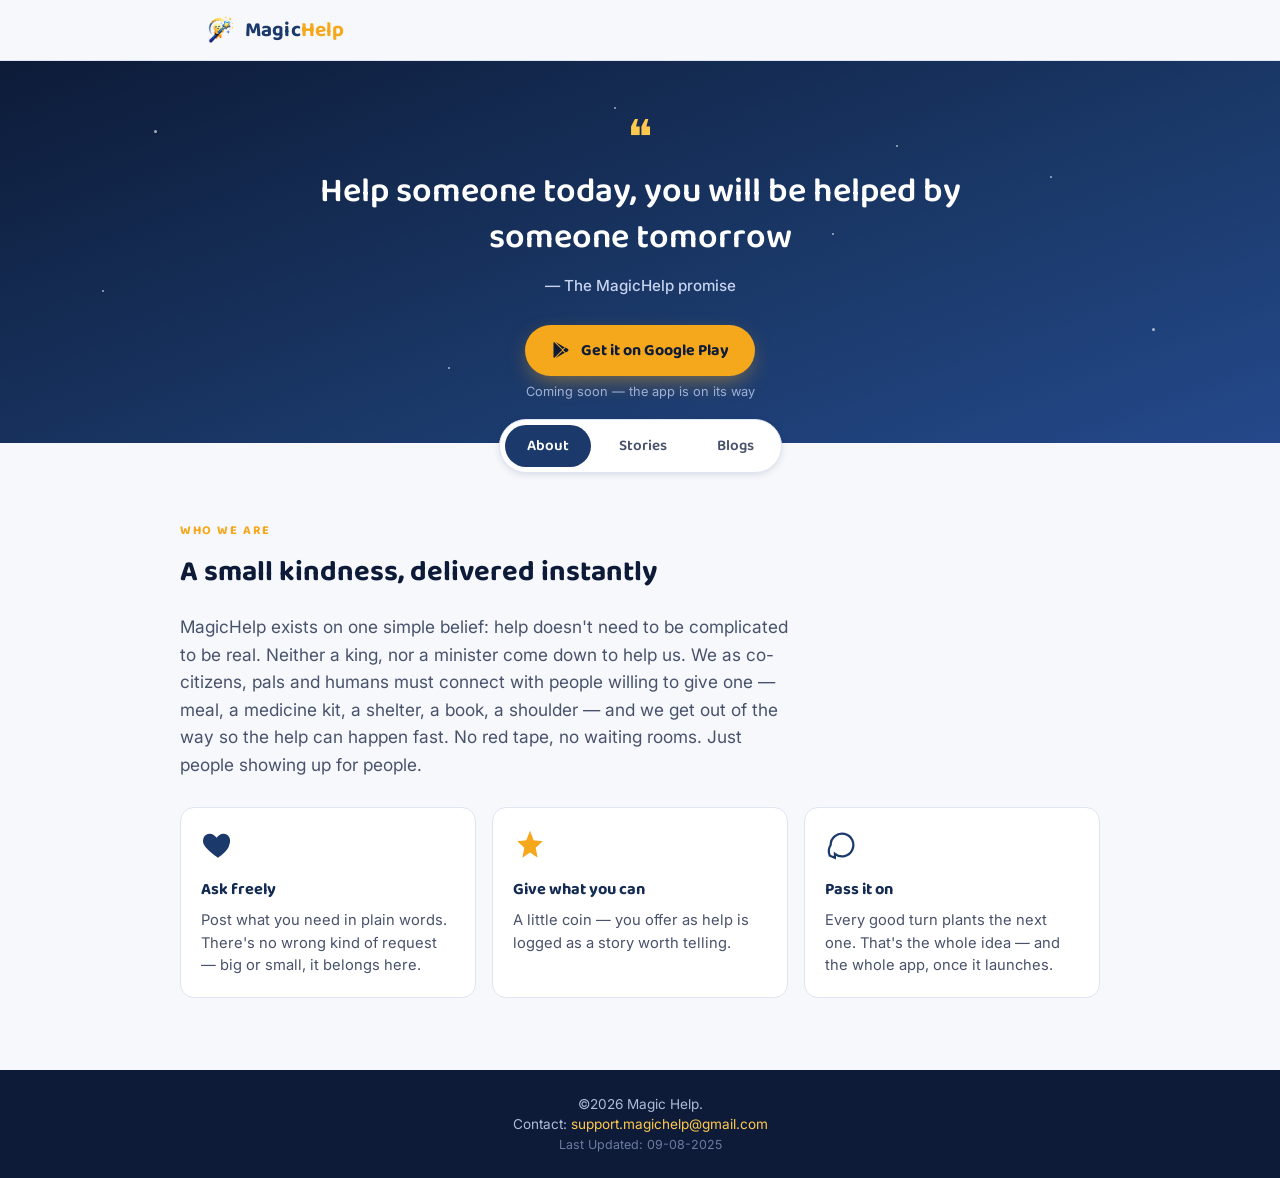
<file: index.html>
<!DOCTYPE html>
<html lang="en">
<head>
<meta charset="UTF-8">
<meta name="viewport" content="width=device-width, initial-scale=1.0">
<title>MagicHelp</title>
<meta name="description" content="MagicHelp — help someone today, you will be helped by someone tomorrow.">
<link rel="icon" type="image/png" href="icon.png">
<link rel="preconnect" href="https://fonts.googleapis.com">
<link rel="preconnect" href="https://fonts.gstatic.com" crossorigin>
<link href="https://fonts.googleapis.com/css2?family=Baloo+2:wght@500;600;700&family=Inter:wght@400;500;600&display=swap" rel="stylesheet">
<link rel="stylesheet" href="styles.css">
</head>
<body>

<header class="site-header">
  <div class="wrap">
    <a href="#" class="brand" aria-label="MagicHelp home">
      <img src="icon.png" alt="MagicHelp mascot logo">
      <span class="brand-word"><span class="magic">Magic</span><span class="help">Help</span></span>
    </a>
  </div>
</header>

<section class="hero">
  <div class="stars" aria-hidden="true">
    <span style="top:18%; left:12%; width:3px; height:3px; animation-delay:0s;"></span>
    <span style="top:30%; left:82%; width:2px; height:2px; animation-delay:0.6s;"></span>
    <span style="top:12%; left:48%; width:2px; height:2px; animation-delay:1.1s;"></span>
    <span style="top:60%; left:8%; width:2px; height:2px; animation-delay:1.6s;"></span>
    <span style="top:70%; left:90%; width:3px; height:3px; animation-delay:0.3s;"></span>
    <span style="top:45%; left:65%; width:2px; height:2px; animation-delay:2s;"></span>
    <span style="top:22%; left:70%; width:2px; height:2px; animation-delay:1.4s;"></span>
    <span style="top:80%; left:35%; width:2px; height:2px; animation-delay:0.9s;"></span>
  </div>

  <span class="quote-mark" aria-hidden="true">&#10077;</span>
  <div class="quote-stage" id="quoteStage">
    <p class="quote" id="quoteText">Help someone today, you will be helped by someone tomorrow</p>
  </div>
  <p class="quote-attrib">— The MagicHelp promise</p>

  <div class="store-cta">
    <button class="store-btn" id="playstoreBtn" type="button">
      <svg viewBox="0 0 24 24" fill="none" xmlns="http://www.w3.org/2000/svg" aria-hidden="true">
        <path d="M3 20.5V3.5C3 3.03 3.28 2.62 3.7 2.44L13.5 12L3.7 21.56C3.28 21.38 3 20.97 3 20.5Z" fill="#0d1b38"/>
        <path d="M16.5 15.15L5.6 21.5L13.85 13.25L16.5 15.15Z" fill="#0d1b38"/>
        <path d="M20.3 10.65C20.73 10.98 21 11.47 21 12C21 12.53 20.73 13.02 20.3 13.35L17.65 14.9L14.75 12L17.65 9.1L20.3 10.65Z" fill="#0d1b38"/>
        <path d="M5.6 2.5L16.5 8.85L13.85 10.75L5.6 2.5Z" fill="#0d1b38"/>
      </svg>
      Get it on Google Play
    </button>
    <span class="store-note">Coming soon — the app is on its way</span>
  </div>
</section>

<nav class="tabs-nav" role="tablist" aria-label="Site sections">
  <button class="tab-btn" id="tab-about" role="tab" aria-selected="true" aria-controls="panel-about" type="button">About</button>
  <button class="tab-btn" id="tab-stories" role="tab" aria-selected="false" aria-controls="panel-stories" type="button">Stories</button>
  <button class="tab-btn" id="tab-blogs" role="tab" aria-selected="false" aria-controls="panel-blogs" type="button">Blogs</button>
</nav>

<main class="wrap panels">

  <section id="panel-about" class="panel active" role="tabpanel" aria-labelledby="tab-about">
    <p class="section-eyebrow">Who we are</p>
    <h2 class="section-title">A small kindness, delivered instantly</h2>
    <p class="about-lead">
      MagicHelp exists on one simple belief: help doesn't need to be complicated to be real.
      Neither a king, nor a minister come down to help us. We as co-citizens, pals and humans must connect with people willing to give one — meal,
      a medicine kit, a shelter, a book, a shoulder — and we get out of the way so the help can happen fast.
      No red tape, no waiting rooms. Just people showing up for people.
    </p>

    <div class="about-grid">
      <article class="about-card">
        <svg class="icon" viewBox="0 0 24 24" fill="none" xmlns="http://www.w3.org/2000/svg" aria-hidden="true">
          <path d="M12 21s-7.5-4.6-10-9.3C.4 8.1 2.3 4 6.2 4c2.1 0 3.6 1.2 4.8 2.9C12.2 5.2 13.7 4 15.8 4c3.9 0 5.8 4.1 4.2 7.7C19.5 16.4 12 21 12 21z" fill="#1b3a6b"/>
        </svg>
        <h3>Ask freely</h3>
        <p>Post what you need in plain words. There's no wrong kind of request — big or small, it belongs here.</p>
      </article>
      <article class="about-card">
        <svg class="icon" viewBox="0 0 24 24" fill="none" xmlns="http://www.w3.org/2000/svg" aria-hidden="true">
          <path d="M12 2l2.6 6.6L21 9.3l-5 4.6L17.4 21 12 17.3 6.6 21 8 13.9l-5-4.6 6.4-.7L12 2z" fill="#f5a81c"/>
        </svg>
        <h3>Give what you can</h3>
        <p>A little coin — you offer as help is logged as a story worth telling.</p>
      </article>
      <article class="about-card">
        <svg class="icon" viewBox="0 0 24 24" fill="none" xmlns="http://www.w3.org/2000/svg" aria-hidden="true">
          <path d="M4 12a8 8 0 1 1 3 6.24V21l-3.6-1.44A8 8 0 0 1 4 12z" stroke="#1b3a6b" stroke-width="1.6"/>
        </svg>
        <h3>Pass it on</h3>
        <p>Every good turn plants the next one. That's the whole idea — and the whole app, once it launches.</p>
      </article>
    </div>
  </section>

  <section id="panel-stories" class="panel" role="tabpanel" aria-labelledby="tab-stories" hidden>
    <p class="section-eyebrow">Real moments</p>
    <h2 class="section-title">This week's Success Stories</h2>
    <p class="stories-lead">
      Real people, real help, this week. Every story here is someone who asked
      and someone who showed up.
    </p>

    <div class="stories-layout">
      <ul class="story-list" id="storyList">
        <li class="stories-empty">Loading stories…</li>
      </ul>

      <aside class="helped-panel" aria-label="People helped recently">
        <h3 class="helped-panel-title">Helped recently</h3>
        <div class="helped-ticker" id="helpedTicker">
          <div class="helped-track" id="helpedTrack">
            <!-- populated by script.js -->
          </div>
        </div>
      </aside>
    </div>
  </section>

  <section id="panel-blogs" class="panel" role="tabpanel" aria-labelledby="tab-blogs" hidden>
    <p class="section-eyebrow">Why MagicHelp</p>
    <h2 class="section-title">Kindness works better with a little magic behind it</h2>
    <p class="about-lead">
      A closer look at how MagicHelp works, what it's built on, and the people who make it move.
    </p>

    <ul class="blog-list" id="blogList">
      <li class="stories-empty">Loading blogs…</li>
    </ul>

    <div class="blog-banner">
      <div class="blog-banner-text">
        <h3>Be someone's magic this week</h3>
        <p>The app is almost here. Be first to know when MagicHelp lands on Google Play.</p>
      </div>
      <button class="store-btn store-btn--compact" type="button" data-store-trigger>
        <svg viewBox="0 0 24 24" fill="none" xmlns="http://www.w3.org/2000/svg" aria-hidden="true">
          <path d="M3 20.5V3.5C3 3.03 3.28 2.62 3.7 2.44L13.5 12L3.7 21.56C3.28 21.38 3 20.97 3 20.5Z" fill="#0d1b38"/>
          <path d="M16.5 15.15L5.6 21.5L13.85 13.25L16.5 15.15Z" fill="#0d1b38"/>
          <path d="M20.3 10.65C20.73 10.98 21 11.47 21 12C21 12.53 20.73 13.02 20.3 13.35L17.65 14.9L14.75 12L17.65 9.1L20.3 10.65Z" fill="#0d1b38"/>
          <path d="M5.6 2.5L16.5 8.85L13.85 10.75L5.6 2.5Z" fill="#0d1b38"/>
        </svg>
        Notify me
      </button>
    </div>
  </section>

</main>

<div class="toast" id="toast" role="status" aria-live="polite"></div>

<footer class="site-footer">
  <div class="footer-inner wrap">
    <span>&copy;2026 Magic Help.</span>
    <span>Contact: <a href="mailto:support.magichelp@gmail.com">support.magichelp@gmail.com</a></span>
    <span class="footer-admin"><a href="admin.html">Last Updated: 09-08-2025</a></span>
  </div>
</footer>

<script src="stories-data.js"></script>
<script src="blogs-data.js"></script>
<script src="helped-data.js"></script>
<script src="script.js"></script>
</body>
</html>
</file>
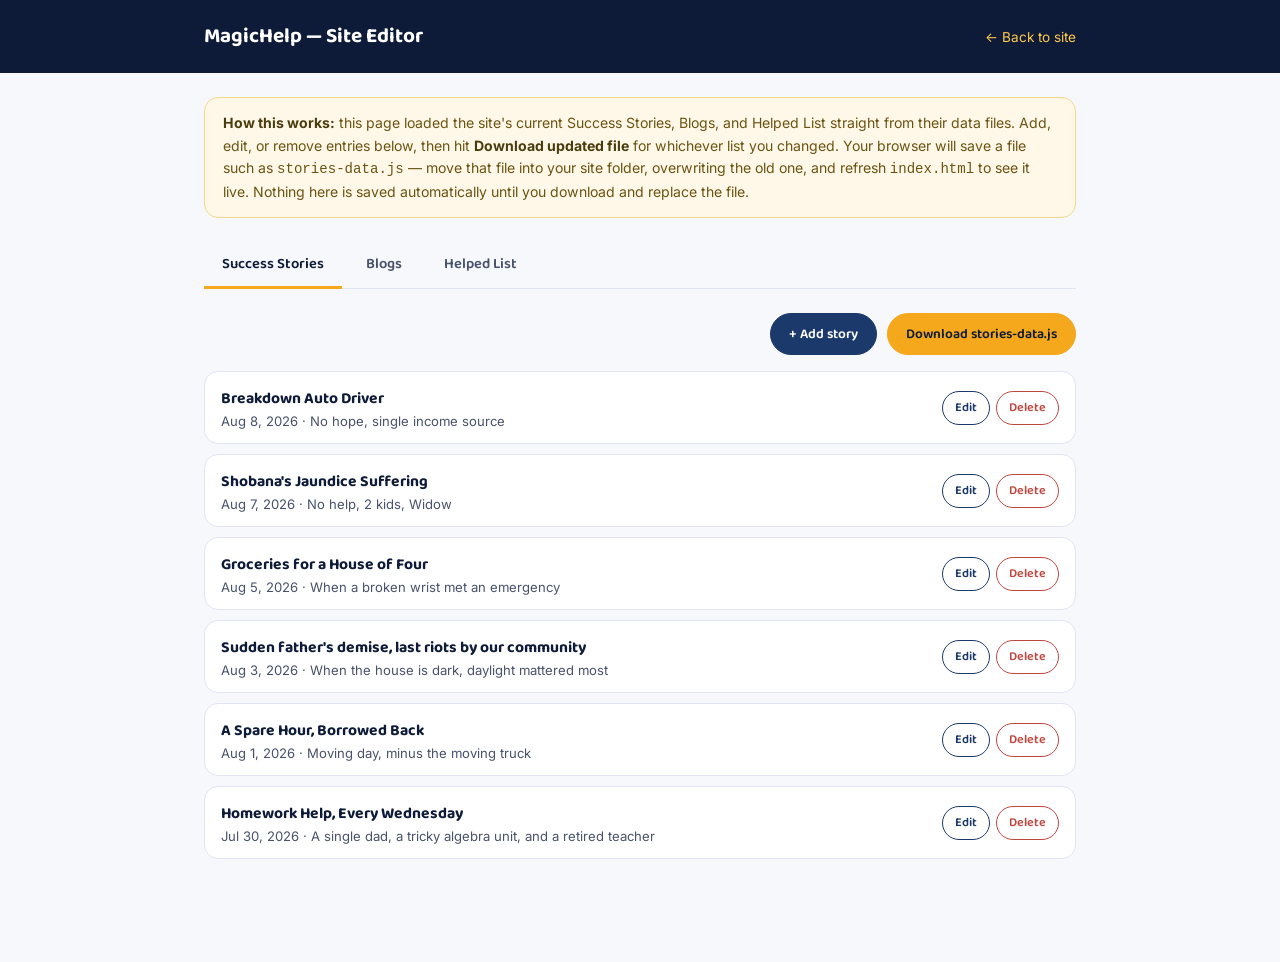
<file: admin.html>
<!DOCTYPE html>
<html lang="en">
<head>
<meta charset="UTF-8">
<meta name="viewport" content="width=device-width, initial-scale=1.0">
<title>MagicHelp — Site Editor</title>
<link rel="icon" type="image/png" href="icon.png">
<link href="https://fonts.googleapis.com/css2?family=Baloo+2:wght@500;600;700&family=Inter:wght@400;500;600&display=swap" rel="stylesheet">
<link rel="stylesheet" href="styles.css">
<link rel="stylesheet" href="admin.css">
</head>
<body class="admin-body">

<header class="admin-header">
  <div class="wrap">
    <h1>MagicHelp — Site Editor</h1>
    <a href="index.html">&larr; Back to site</a>
  </div>
</header>

<main class="wrap" style="padding-bottom:80px;">

  <div class="admin-note">
    <strong>How this works:</strong> this page loaded the site's current Success Stories, Blogs,
    and Helped List straight from their data files. Add, edit, or remove entries below, then hit
    <strong>Download updated file</strong> for whichever list you changed. Your browser will save a
    file such as <code>stories-data.js</code> — move that file into your site folder, overwriting
    the old one, and refresh <code>index.html</code> to see it live. Nothing here is saved
    automatically until you download and replace the file.
  </div>

  <nav class="admin-tabs">
    <button class="admin-tab-btn active" data-admin-tab="stories" type="button">Success Stories</button>
    <button class="admin-tab-btn" data-admin-tab="blogs" type="button">Blogs</button>
    <button class="admin-tab-btn" data-admin-tab="helped" type="button">Helped List</button>
  </nav>

  <!-- ===================== SUCCESS STORIES ===================== -->
  <section class="admin-panel active" id="admin-panel-stories">
    <div class="admin-toolbar">
      <span></span>
      <div style="display:flex; gap:10px;">
        <button class="admin-btn admin-btn--primary" id="storiesAddBtn" type="button">+ Add story</button>
        <button class="admin-btn admin-btn--gold" id="storiesDownloadBtn" type="button">Download stories-data.js</button>
      </div>
    </div>
    <div class="admin-list" id="storiesList"></div>
  </section>

  <!-- ===================== BLOGS ===================== -->
  <section class="admin-panel" id="admin-panel-blogs">
    <div class="admin-toolbar">
      <span></span>
      <div style="display:flex; gap:10px;">
        <button class="admin-btn admin-btn--primary" id="blogsAddBtn" type="button">+ Add post</button>
        <button class="admin-btn admin-btn--gold" id="blogsDownloadBtn" type="button">Download blogs-data.js</button>
      </div>
    </div>
    <div class="admin-list" id="blogsList"></div>
  </section>

  <!-- ===================== HELPED LIST ===================== -->
  <section class="admin-panel" id="admin-panel-helped">
    <div class="admin-toolbar">
      <span></span>
      <div style="display:flex; gap:10px;">
        <button class="admin-btn admin-btn--primary" id="helpedAddBtn" type="button">+ Add person</button>
        <button class="admin-btn admin-btn--gold" id="helpedDownloadBtn" type="button">Download helped-data.js</button>
      </div>
    </div>
    <div class="admin-list" id="helpedList"></div>
  </section>

</main>

<div class="admin-toast" id="adminToast"></div>

<script src="stories-data.js"></script>
<script src="blogs-data.js"></script>
<script src="helped-data.js"></script>
<script src="admin.js"></script>
</body>
</html>
</file>
<file: styles.css>
/* ============================================================
   MagicHelp — design tokens
   Palette pulled from the wand-mascot mark: deep night navy,
   warm wand-gold, and a cool starlight background (not the
   usual AI cream-paper look).
   ============================================================ */
:root{
  --navy-900:#0d1b38;
  --navy-800:#132a52;
  --navy-700:#1b3a6b;
  --gold-500:#f5a81c;
  --gold-400:#ffc94d;
  --sky-50:#f6f8fc;
  --sky-100:#eef2fa;
  --ink:#111a2e;
  --ink-soft:#48526b;
  --line:#dfe5f2;
  --white:#ffffff;

  --font-display:'Baloo 2', 'Fredoka', system-ui, sans-serif;
  --font-body:'Inter', system-ui, -apple-system, sans-serif;

  --radius-lg:22px;
  --radius-md:14px;
  --radius-sm:8px;

  --shadow-soft:0 10px 30px -12px rgba(13,27,56,0.25);
  --shadow-tab:0 2px 8px -2px rgba(13,27,56,0.18);
}

*{box-sizing:border-box;}
html{scroll-behavior:smooth;}
body{
  margin:0;
  font-family:var(--font-body);
  color:var(--ink);
  background:var(--sky-50);
  -webkit-font-smoothing:antialiased;
}

a{color:inherit;}

.wrap{
  max-width:920px;
  margin:0 auto;
  padding:0 24px;
}

/* ---------------- Header ---------------- */
.site-header{
  position:sticky;
  top:0;
  z-index:20;
  background:rgba(246,248,252,0.86);
  backdrop-filter:blur(10px);
  border-bottom:1px solid var(--line);
}
.site-header .wrap{
  display:flex;
  align-items:center;
  justify-content:space-between;
  padding-top:12px;
  padding-bottom:12px;
}
.brand{
  display:flex;
  align-items:center;
  gap:10px;
  text-decoration:none;
}
.brand img{
  height:36px;
  width:auto;
  display:block;
}
.brand-word{
  font-family:var(--font-display);
  font-weight:700;
  font-size:1.3rem;
  letter-spacing:0.2px;
}
.brand-word .magic{color:var(--navy-700);}
.brand-word .help{color:var(--gold-500);}

/* ---------------- Hero ---------------- */
.hero{
  position:relative;
  overflow:hidden;
  background:linear-gradient(160deg, var(--navy-900) 0%, var(--navy-700) 62%, #24488a 100%);
  color:var(--white);
  padding:56px 24px 44px;
  text-align:center;
}
.hero .stars{
  position:absolute;
  inset:0;
  pointer-events:none;
  opacity:0.9;
}
.hero .stars span{
  position:absolute;
  background:var(--white);
  border-radius:50%;
  opacity:0.7;
  animation:twinkle 3.2s ease-in-out infinite;
}
@keyframes twinkle{
  0%,100%{opacity:0.25; transform:scale(0.8);}
  50%{opacity:0.95; transform:scale(1.15);}
}
@media (prefers-reduced-motion: reduce){
  .hero .stars span{animation:none; opacity:0.55;}
}

/* Logo — centered, enlarged, static (no motion) */
.hero-logo-wrap{
  position:relative;
  display:flex;
  align-items:center;
  justify-content:center;
  margin:0 auto 18px;
}
.hero-logo{
  position:relative;
  display:block;
  width:min(46%, 190px);
  height:auto;
  margin:0 auto;
  filter:drop-shadow(0 10px 24px rgba(0,0,0,0.35));
}

/* Quote carousel — crossfades through several quotes */
.quote-mark{
  font-family:var(--font-display);
  font-size:3rem;
  line-height:1;
  color:var(--gold-400);
  display:block;
  margin-bottom:4px;
}
.quote-stage{
  position:relative;
  max-width:680px;
  margin:0 auto;
  min-height:2.9em;
}
@media (min-width:640px){
  .quote-stage{min-height:2.1em;}
}
.quote{
  position:relative;
  font-family:var(--font-display);
  font-weight:600;
  font-size:clamp(1.4rem, 3.4vw, 2.15rem);
  line-height:1.35;
  margin:0 auto;
  animation:quote-fade 0.5s ease;
}
@keyframes quote-fade{
  from{opacity:0; transform:translateY(6px);}
  to{opacity:1; transform:translateY(0);}
}
.quote.fade-out{
  animation:quote-fade-out 0.4s ease forwards;
}
@keyframes quote-fade-out{
  from{opacity:1; transform:translateY(0);}
  to{opacity:0; transform:translateY(-6px);}
}
@media (prefers-reduced-motion: reduce){
  .quote{animation:none;}
  .quote.fade-out{animation:none;}
}
.quote-attrib{
  position:relative;
  margin-top:14px;
  font-size:0.95rem;
  color:#c7d3ef;
  font-weight:500;
}

.store-cta{
  position:relative;
  margin-top:30px;
  display:flex;
  flex-direction:column;
  align-items:center;
  gap:8px;
}
.store-btn{
  display:inline-flex;
  align-items:center;
  gap:10px;
  background:var(--gold-500);
  color:var(--navy-900);
  font-family:var(--font-display);
  font-weight:700;
  font-size:1rem;
  padding:13px 26px;
  border:none;
  border-radius:999px;
  cursor:pointer;
  box-shadow:0 8px 22px -6px rgba(245,168,28,0.55);
  transition:transform 0.15s ease, box-shadow 0.15s ease;
}
.store-btn:hover{
  transform:translateY(-2px);
  box-shadow:0 12px 26px -6px rgba(245,168,28,0.65);
}
.store-btn:focus-visible{
  outline:3px solid var(--gold-400);
  outline-offset:3px;
}
.store-btn svg{width:20px; height:20px; flex-shrink:0;}
.store-note{
  font-size:0.8rem;
  color:#9fb0d6;
}
.toast{
  position:fixed;
  left:50%;
  bottom:28px;
  transform:translateX(-50%) translateY(20px);
  background:var(--navy-900);
  color:var(--white);
  padding:12px 20px;
  border-radius:999px;
  font-size:0.9rem;
  box-shadow:var(--shadow-soft);
  opacity:0;
  pointer-events:none;
  transition:opacity 0.25s ease, transform 0.25s ease;
  z-index:50;
}
.toast.show{
  opacity:1;
  transform:translateX(-50%) translateY(0);
}

/* ---------------- Tabs ---------------- */
.tabs-nav{
  display:flex;
  flex-wrap:wrap;
  justify-content:center;
  gap:6px;
  margin:-24px auto 0;
  position:relative;
  z-index:5;
  background:var(--white);
  border:1px solid var(--line);
  border-radius:999px;
  padding:5px;
  width:fit-content;
  max-width:calc(100% - 32px);
  box-shadow:var(--shadow-tab);
}
.tab-btn{
  font-family:var(--font-display);
  font-weight:600;
  font-size:0.95rem;
  padding:9px 22px;
  border:none;
  border-radius:999px;
  background:transparent;
  color:var(--ink-soft);
  cursor:pointer;
  transition:background 0.18s ease, color 0.18s ease;
}
.tab-btn:hover{color:var(--navy-700);}
.tab-btn[aria-selected="true"]{
  background:var(--navy-700);
  color:var(--white);
}
.tab-btn:focus-visible{
  outline:2px solid var(--navy-700);
  outline-offset:2px;
}

/* ---------------- Panels ---------------- */
.panels{
  padding:48px 0 72px;
}
.panel{display:none;}
.panel.active{display:block; animation:fade-in 0.35s ease;}
@keyframes fade-in{from{opacity:0; transform:translateY(6px);} to{opacity:1; transform:translateY(0);}}

.section-eyebrow{
  font-family:var(--font-display);
  font-weight:700;
  font-size:0.78rem;
  letter-spacing:1.6px;
  text-transform:uppercase;
  color:var(--gold-500);
  margin:0 0 8px;
}
.section-title{
  font-family:var(--font-display);
  font-weight:700;
  font-size:1.8rem;
  color:var(--navy-900);
  margin:0 0 18px;
}

/* About */
.about-lead{
  font-size:1.08rem;
  color:var(--ink-soft);
  max-width:620px;
  margin:0 0 28px;
  line-height:1.6;
}
.about-grid{
  display:grid;
  grid-template-columns:repeat(3, 1fr);
  gap:16px;
}
.about-card{
  background:var(--white);
  border:1px solid var(--line);
  border-radius:var(--radius-md);
  padding:20px;
}
.about-card .icon{
  width:34px; height:34px;
  margin-bottom:10px;
}
.about-card h3{
  font-family:var(--font-display);
  font-size:1.02rem;
  margin:0 0 6px;
  color:var(--navy-800);
}
.about-card p{
  font-size:0.92rem;
  color:var(--ink-soft);
  line-height:1.55;
  margin:0;
}
@media (max-width:680px){
  .about-grid{grid-template-columns:1fr;}
}

/* ---------------- Success Stories ---------------- */
.stories-lead{
  font-size:1rem;
  color:var(--ink-soft);
  max-width:600px;
  margin:0 0 26px;
  line-height:1.6;
}
.stories-layout{
  display:grid;
  grid-template-columns:1fr 260px;
  gap:24px;
  align-items:start;
}
@media (max-width:820px){
  .stories-layout{grid-template-columns:1fr;}
}

.story-list{
  display:flex;
  flex-direction:column;
  gap:14px;
  list-style:none;
  margin:0;
  padding:0;
}
.story-card{
  background:var(--white);
  border:1px solid var(--line);
  border-radius:var(--radius-md);
  padding:20px 22px;
  display:grid;
  grid-template-columns:96px 1fr;
  gap:16px;
}
@media (max-width:520px){
  .story-card{grid-template-columns:1fr;}
}
.story-photo{
  width:96px;
  height:96px;
  border-radius:var(--radius-sm);
  overflow:hidden;
  background:var(--sky-100);
  flex-shrink:0;
}
.story-photo img{
  width:100%;
  height:100%;
  object-fit:cover;
  display:block;
}
@media (max-width:520px){
  .story-photo{width:100%; height:160px;}
}
.story-main{min-width:0;}
.story-head{
  display:flex;
  align-items:baseline;
  justify-content:space-between;
  gap:12px;
  flex-wrap:wrap;
}
.story-date{
  font-family:var(--font-display);
  font-weight:600;
  font-size:0.78rem;
  letter-spacing:0.6px;
  text-transform:uppercase;
  color:var(--gold-500);
  white-space:nowrap;
}
.story-name{
  font-family:var(--font-display);
  font-weight:700;
  font-size:1.14rem;
  color:var(--navy-900);
  margin:2px 0 2px;
}
.story-subtitle{
  font-family:var(--font-body);
  font-style:italic;
  font-weight:500;
  font-size:0.9rem;
  color:var(--ink-soft);
  margin:0 0 12px;
}
.story-toggle{
  font-family:var(--font-body);
  font-weight:600;
  font-size:0.88rem;
  color:var(--navy-700);
  background:none;
  border:none;
  padding:0;
  cursor:pointer;
  text-decoration:underline;
  text-underline-offset:3px;
}
.story-toggle:focus-visible{outline:2px solid var(--navy-700); outline-offset:3px;}
.story-body{
  display:none;
  margin-top:14px;
  padding-top:14px;
  border-top:1px dashed var(--line);
  font-size:0.96rem;
  line-height:1.7;
  color:var(--ink);
}
.story-body.open{display:block;}
.story-body p{margin:0 0 12px;}
.story-body p:last-child{margin-bottom:0;}

/* Helped-recently ticker */
.helped-panel{
  background:var(--navy-900);
  border-radius:var(--radius-lg);
  padding:18px;
  position:sticky;
  top:88px;
}
.helped-panel-title{
  font-family:var(--font-display);
  font-size:0.95rem;
  color:var(--white);
  margin:0 0 12px;
  padding:0 4px;
}
.helped-ticker{
  height:340px;
  overflow:hidden;
  position:relative;
  border-radius:var(--radius-sm);
  -webkit-mask-image:linear-gradient(to bottom, transparent 0, black 24px, black calc(100% - 24px), transparent 100%);
  mask-image:linear-gradient(to bottom, transparent 0, black 24px, black calc(100% - 24px), transparent 100%);
}
.helped-track{
  display:flex;
  flex-direction:column;
  gap:8px;
  animation:helped-scroll 22s linear infinite;
}
.helped-ticker:hover .helped-track{animation-play-state:paused;}
@keyframes helped-scroll{
  from{transform:translateY(0);}
  to{transform:translateY(-50%);}
}
@media (prefers-reduced-motion: reduce){
  .helped-track{animation:none;}
}
.helped-row{
  background:rgba(255,255,255,0.06);
  border:1px solid rgba(255,255,255,0.09);
  border-radius:var(--radius-sm);
  padding:9px 12px;
}
.helped-name{
  font-family:var(--font-display);
  font-weight:600;
  font-size:0.88rem;
  color:var(--white);
  display:block;
}
.helped-phone{
  font-size:0.78rem;
  color:#9fb0d6;
  display:block;
  margin-top:1px;
}
.helped-tag{
  display:inline-block;
  font-family:var(--font-display);
  font-weight:700;
  font-size:0.62rem;
  letter-spacing:0.6px;
  text-transform:uppercase;
  color:var(--gold-400);
  margin:10px 0 4px;
  padding:0 2px;
}
.helped-tag:first-child{margin-top:0;}

/* ---------------- Blogs ---------------- */
.blog-list{
  display:flex;
  flex-direction:column;
  gap:14px;
  list-style:none;
  margin:0 0 12px;
  padding:0;
}
.blog-card{
  background:var(--white);
  border:1px solid var(--line);
  border-radius:var(--radius-md);
  padding:20px 22px;
}
.blog-head{
  display:flex;
  align-items:baseline;
  justify-content:space-between;
  gap:12px;
  flex-wrap:wrap;
}
.blog-date{
  font-family:var(--font-display);
  font-weight:600;
  font-size:0.78rem;
  letter-spacing:0.6px;
  text-transform:uppercase;
  color:var(--gold-500);
  white-space:nowrap;
}
.blog-type-pill{
  font-family:var(--font-display);
  font-weight:700;
  font-size:0.68rem;
  letter-spacing:0.4px;
  text-transform:uppercase;
  color:var(--navy-700);
  background:var(--sky-100);
  border:1px solid var(--line);
  border-radius:999px;
  padding:2px 10px;
}
.blog-title{
  font-family:var(--font-display);
  font-weight:700;
  font-size:1.14rem;
  color:var(--navy-900);
  margin:6px 0 8px;
}
.blog-excerpt{
  font-size:0.95rem;
  color:var(--ink-soft);
  line-height:1.6;
  margin:0 0 12px;
}
.blog-toggle{
  font-family:var(--font-body);
  font-weight:600;
  font-size:0.88rem;
  color:var(--navy-700);
  background:none;
  border:none;
  padding:0;
  cursor:pointer;
  text-decoration:underline;
  text-underline-offset:3px;
}
.blog-toggle:focus-visible{outline:2px solid var(--navy-700); outline-offset:3px;}
.blog-body{
  display:none;
  margin-top:16px;
  padding-top:16px;
  border-top:1px dashed var(--line);
}
.blog-body.open{display:block;}
.blog-body p{
  font-size:0.96rem;
  line-height:1.7;
  color:var(--ink);
  margin:0 0 12px;
}
.blog-body p:last-child{margin-bottom:0;}

/* Blog type: gallery */
.blog-gallery{
  display:grid;
  grid-template-columns:repeat(2, 1fr);
  gap:12px;
}
@media (max-width:520px){
  .blog-gallery{grid-template-columns:1fr;}
}
.blog-gallery figure{margin:0;}
.blog-gallery img{
  width:100%;
  height:160px;
  object-fit:cover;
  border-radius:var(--radius-sm);
  display:block;
}
.blog-gallery figcaption{
  font-size:0.82rem;
  color:var(--ink-soft);
  margin-top:6px;
}

/* Blog type: video (animated placeholder walkthrough) */
.blog-video-frame{
  position:relative;
  border-radius:var(--radius-md);
  overflow:hidden;
  background:var(--navy-900);
  aspect-ratio:16/9;
  display:flex;
  align-items:center;
  justify-content:center;
}
.blog-video-frame video{
  width:100%;
  height:100%;
  object-fit:cover;
  display:block;
}
.blog-video-anim{
  width:100%;
  height:100%;
  display:flex;
  align-items:center;
  justify-content:center;
  position:relative;
  overflow:hidden;
}
.blog-video-anim img.poster{
  position:absolute;
  inset:0;
  width:100%;
  height:100%;
  object-fit:cover;
  opacity:0.35;
}
.blog-video-step{
  position:relative;
  font-family:var(--font-display);
  font-weight:600;
  font-size:1.05rem;
  color:var(--white);
  text-align:center;
  padding:0 32px;
  opacity:0;
  animation:video-step-cycle 10s ease-in-out infinite;
}
.blog-video-step:nth-child(1){animation-delay:0s;}
.blog-video-step:nth-child(2){animation-delay:2s;}
.blog-video-step:nth-child(3){animation-delay:4s;}
.blog-video-step:nth-child(4){animation-delay:6s;}
.blog-video-step:nth-child(5){animation-delay:8s;}
@keyframes video-step-cycle{
  0%{opacity:0; transform:translateY(8px);}
  4%{opacity:1; transform:translateY(0);}
  18%{opacity:1; transform:translateY(0);}
  22%{opacity:0; transform:translateY(-8px);}
  100%{opacity:0;}
}
@media (prefers-reduced-motion: reduce){
  .blog-video-step{animation:none; opacity:1; position:static; margin-bottom:10px;}
  .blog-video-anim{flex-direction:column; padding:20px;}
}
.blog-video-caption{
  font-size:0.85rem;
  color:var(--ink-soft);
  margin-top:10px;
  font-style:italic;
}

/* Blog type: flow diagram */
.blog-flow{
  display:flex;
  flex-wrap:wrap;
  align-items:stretch;
  gap:8px;
}
.blog-flow-step{
  flex:1 1 140px;
  background:var(--sky-100);
  border:1px solid var(--line);
  border-radius:var(--radius-sm);
  padding:12px 14px;
  cursor:pointer;
  text-align:left;
  font-family:var(--font-body);
}
.blog-flow-step .num{
  display:inline-flex;
  align-items:center;
  justify-content:center;
  width:22px;
  height:22px;
  border-radius:50%;
  background:var(--navy-700);
  color:var(--white);
  font-family:var(--font-display);
  font-weight:700;
  font-size:0.72rem;
  margin-bottom:6px;
}
.blog-flow-step .label{
  display:block;
  font-family:var(--font-display);
  font-weight:700;
  font-size:0.92rem;
  color:var(--navy-900);
}
.blog-flow-step.active{
  background:var(--navy-700);
  border-color:var(--navy-700);
}
.blog-flow-step.active .label{color:var(--white);}
.blog-flow-step.active .num{background:var(--gold-500); color:var(--navy-900);}
.blog-flow-connector{
  display:flex;
  align-items:center;
  color:var(--line);
  font-size:1.1rem;
  flex:0 0 auto;
}
@media (max-width:680px){
  .blog-flow{flex-direction:column;}
  .blog-flow-connector{display:none;}
}
.blog-flow-detail{
  margin-top:14px;
  background:var(--white);
  border:1px dashed var(--line);
  border-radius:var(--radius-sm);
  padding:14px 16px;
  font-size:0.92rem;
  color:var(--ink-soft);
  line-height:1.6;
}

/* Blog type: tabs */
.blog-tabs-nav{
  display:flex;
  flex-wrap:wrap;
  gap:6px;
  margin-bottom:14px;
}
.blog-tabs-nav button{
  font-family:var(--font-display);
  font-weight:600;
  font-size:0.85rem;
  padding:7px 16px;
  border:1px solid var(--line);
  border-radius:999px;
  background:var(--white);
  color:var(--ink-soft);
  cursor:pointer;
}
.blog-tabs-nav button.active{
  background:var(--navy-700);
  border-color:var(--navy-700);
  color:var(--white);
}
.blog-tabs-panel h4{
  font-family:var(--font-display);
  font-size:1rem;
  color:var(--navy-900);
  margin:0 0 8px;
}
.blog-tabs-panel p{margin:0;}

/* Blog type: stats */
.blog-stats-grid{
  display:grid;
  grid-template-columns:repeat(4, 1fr);
  gap:12px;
  margin-bottom:14px;
}
@media (max-width:620px){
  .blog-stats-grid{grid-template-columns:repeat(2, 1fr);}
}
.blog-stat{
  background:var(--sky-100);
  border-radius:var(--radius-sm);
  padding:16px 10px;
  text-align:center;
}
.blog-stat .value{
  display:block;
  font-family:var(--font-display);
  font-weight:700;
  font-size:1.35rem;
  color:var(--navy-700);
}
.blog-stat .label{
  display:block;
  font-size:0.76rem;
  color:var(--ink-soft);
  margin-top:2px;
}

/* Blogs banner */
.blog-banner{
  margin-top:32px;
  display:flex;
  align-items:center;
  justify-content:space-between;
  gap:20px;
  flex-wrap:wrap;
  background:linear-gradient(120deg, var(--navy-800), var(--navy-700));
  color:var(--white);
  border-radius:var(--radius-lg);
  padding:26px 28px;
}
.blog-banner-text h3{
  font-family:var(--font-display);
  font-size:1.15rem;
  margin:0 0 6px;
}
.blog-banner-text p{
  margin:0;
  font-size:0.92rem;
  color:#c7d3ef;
}
.store-btn--compact{
  padding:11px 20px;
  font-size:0.92rem;
  flex-shrink:0;
}

.stories-empty, .stories-error{
  color:var(--ink-soft);
  font-size:0.95rem;
  padding:20px;
  border:1px dashed var(--line);
  border-radius:var(--radius-md);
  background:var(--white);
}

/* ---------------- Footer ---------------- */
.site-footer{
  background:var(--navy-900);
  color:#aebbdc;
  padding:26px 24px;
  text-align:center;
  font-size:0.85rem;
}
.site-footer a{
  color:var(--gold-400);
  text-decoration:none;
}
.site-footer a:hover{text-decoration:underline;}
.footer-inner{
  display:flex;
  flex-direction:column;
  gap:4px;
}
.footer-admin a{
  color:#6d7ba3;
  font-size:0.78rem;
}
.footer-admin a:hover{color:var(--gold-400);}
</file>
<file: admin.css>
/* Admin/editor-specific styles — reuses tokens from styles.css */
.admin-body{
  background:var(--sky-50);
  min-height:100vh;
}
.admin-header{
  background:var(--navy-900);
  color:var(--white);
  padding:20px 24px;
}
.admin-header .wrap{
  display:flex;
  align-items:center;
  justify-content:space-between;
  flex-wrap:wrap;
  gap:10px;
}
.admin-header h1{
  font-family:var(--font-display);
  font-size:1.3rem;
  margin:0;
}
.admin-header a{
  color:var(--gold-400);
  font-size:0.85rem;
  text-decoration:none;
}
.admin-header a:hover{text-decoration:underline;}
.admin-note{
  background:#fff8e8;
  border:1px solid #f2d78e;
  color:#6b5312;
  border-radius:var(--radius-md);
  padding:14px 18px;
  font-size:0.88rem;
  line-height:1.6;
  margin:24px 0;
}
.admin-note strong{color:#4a3c0c;}

.admin-tabs{
  display:flex;
  gap:6px;
  margin:24px 0;
  border-bottom:1px solid var(--line);
}
.admin-tab-btn{
  font-family:var(--font-display);
  font-weight:600;
  font-size:0.92rem;
  padding:10px 18px;
  border:none;
  background:none;
  color:var(--ink-soft);
  cursor:pointer;
  border-bottom:3px solid transparent;
  margin-bottom:-1px;
}
.admin-tab-btn.active{
  color:var(--navy-900);
  border-bottom-color:var(--gold-500);
}

.admin-panel{display:none;}
.admin-panel.active{display:block;}

.admin-toolbar{
  display:flex;
  justify-content:space-between;
  align-items:center;
  flex-wrap:wrap;
  gap:10px;
  margin-bottom:16px;
}
.admin-btn{
  font-family:var(--font-display);
  font-weight:600;
  font-size:0.86rem;
  padding:9px 18px;
  border-radius:999px;
  border:1px solid var(--navy-700);
  background:var(--white);
  color:var(--navy-700);
  cursor:pointer;
}
.admin-btn:hover{background:var(--sky-100);}
.admin-btn--primary{
  background:var(--navy-700);
  color:var(--white);
  border-color:var(--navy-700);
}
.admin-btn--primary:hover{background:var(--navy-800);}
.admin-btn--gold{
  background:var(--gold-500);
  color:var(--navy-900);
  border-color:var(--gold-500);
}
.admin-btn--gold:hover{background:var(--gold-400);}
.admin-btn--danger{
  border-color:#c0473f;
  color:#c0473f;
  background:var(--white);
}
.admin-btn--danger:hover{background:#fdf1f0;}
.admin-btn--sm{padding:6px 12px; font-size:0.78rem;}

.admin-list{
  display:flex;
  flex-direction:column;
  gap:10px;
  margin-bottom:24px;
}
.admin-row{
  background:var(--white);
  border:1px solid var(--line);
  border-radius:var(--radius-md);
  padding:14px 16px;
  display:flex;
  align-items:center;
  gap:14px;
}
.admin-row-main{flex:1; min-width:0;}
.admin-row-title{
  font-family:var(--font-display);
  font-weight:700;
  font-size:0.98rem;
  color:var(--navy-900);
  margin:0 0 2px;
}
.admin-row-sub{
  font-size:0.82rem;
  color:var(--ink-soft);
  margin:0;
}
.admin-row-actions{display:flex; gap:6px; flex-shrink:0;}
.admin-pill{
  font-family:var(--font-display);
  font-weight:700;
  font-size:0.65rem;
  text-transform:uppercase;
  letter-spacing:0.4px;
  background:var(--sky-100);
  border:1px solid var(--line);
  color:var(--navy-700);
  border-radius:999px;
  padding:2px 8px;
  margin-right:8px;
}

.admin-form{
  background:var(--white);
  border:1px solid var(--line);
  border-radius:var(--radius-lg);
  padding:22px 24px;
  margin-bottom:24px;
}
.admin-form h3{
  font-family:var(--font-display);
  margin:0 0 16px;
  color:var(--navy-900);
}
.admin-field{margin-bottom:14px;}
.admin-field label{
  display:block;
  font-family:var(--font-display);
  font-weight:600;
  font-size:0.85rem;
  color:var(--navy-800);
  margin-bottom:5px;
}
.admin-field .hint{
  display:block;
  font-size:0.76rem;
  color:var(--ink-soft);
  margin-top:4px;
  font-weight:400;
  font-family:var(--font-body);
}
.admin-field input[type="text"],
.admin-field input[type="date"],
.admin-field select,
.admin-field textarea{
  width:100%;
  font-family:var(--font-body);
  font-size:0.92rem;
  padding:9px 12px;
  border:1px solid var(--line);
  border-radius:var(--radius-sm);
  background:var(--sky-50);
  color:var(--ink);
}
.admin-field textarea{resize:vertical; min-height:80px; line-height:1.5;}
.admin-field-row{
  display:grid;
  grid-template-columns:1fr 1fr;
  gap:14px;
}
@media (max-width:600px){
  .admin-field-row{grid-template-columns:1fr;}
}
.admin-form-actions{
  display:flex;
  gap:10px;
  margin-top:6px;
}
.admin-empty{
  color:var(--ink-soft);
  font-size:0.9rem;
  padding:16px;
  border:1px dashed var(--line);
  border-radius:var(--radius-md);
  background:var(--white);
  margin-bottom:24px;
}
.admin-toast{
  position:fixed;
  right:24px;
  bottom:24px;
  background:var(--navy-900);
  color:var(--white);
  padding:12px 18px;
  border-radius:var(--radius-sm);
  font-size:0.86rem;
  box-shadow:var(--shadow-soft);
  opacity:0;
  transform:translateY(10px);
  transition:opacity 0.2s ease, transform 0.2s ease;
  pointer-events:none;
  z-index:50;
}
.admin-toast.show{opacity:1; transform:translateY(0);}
</file>
